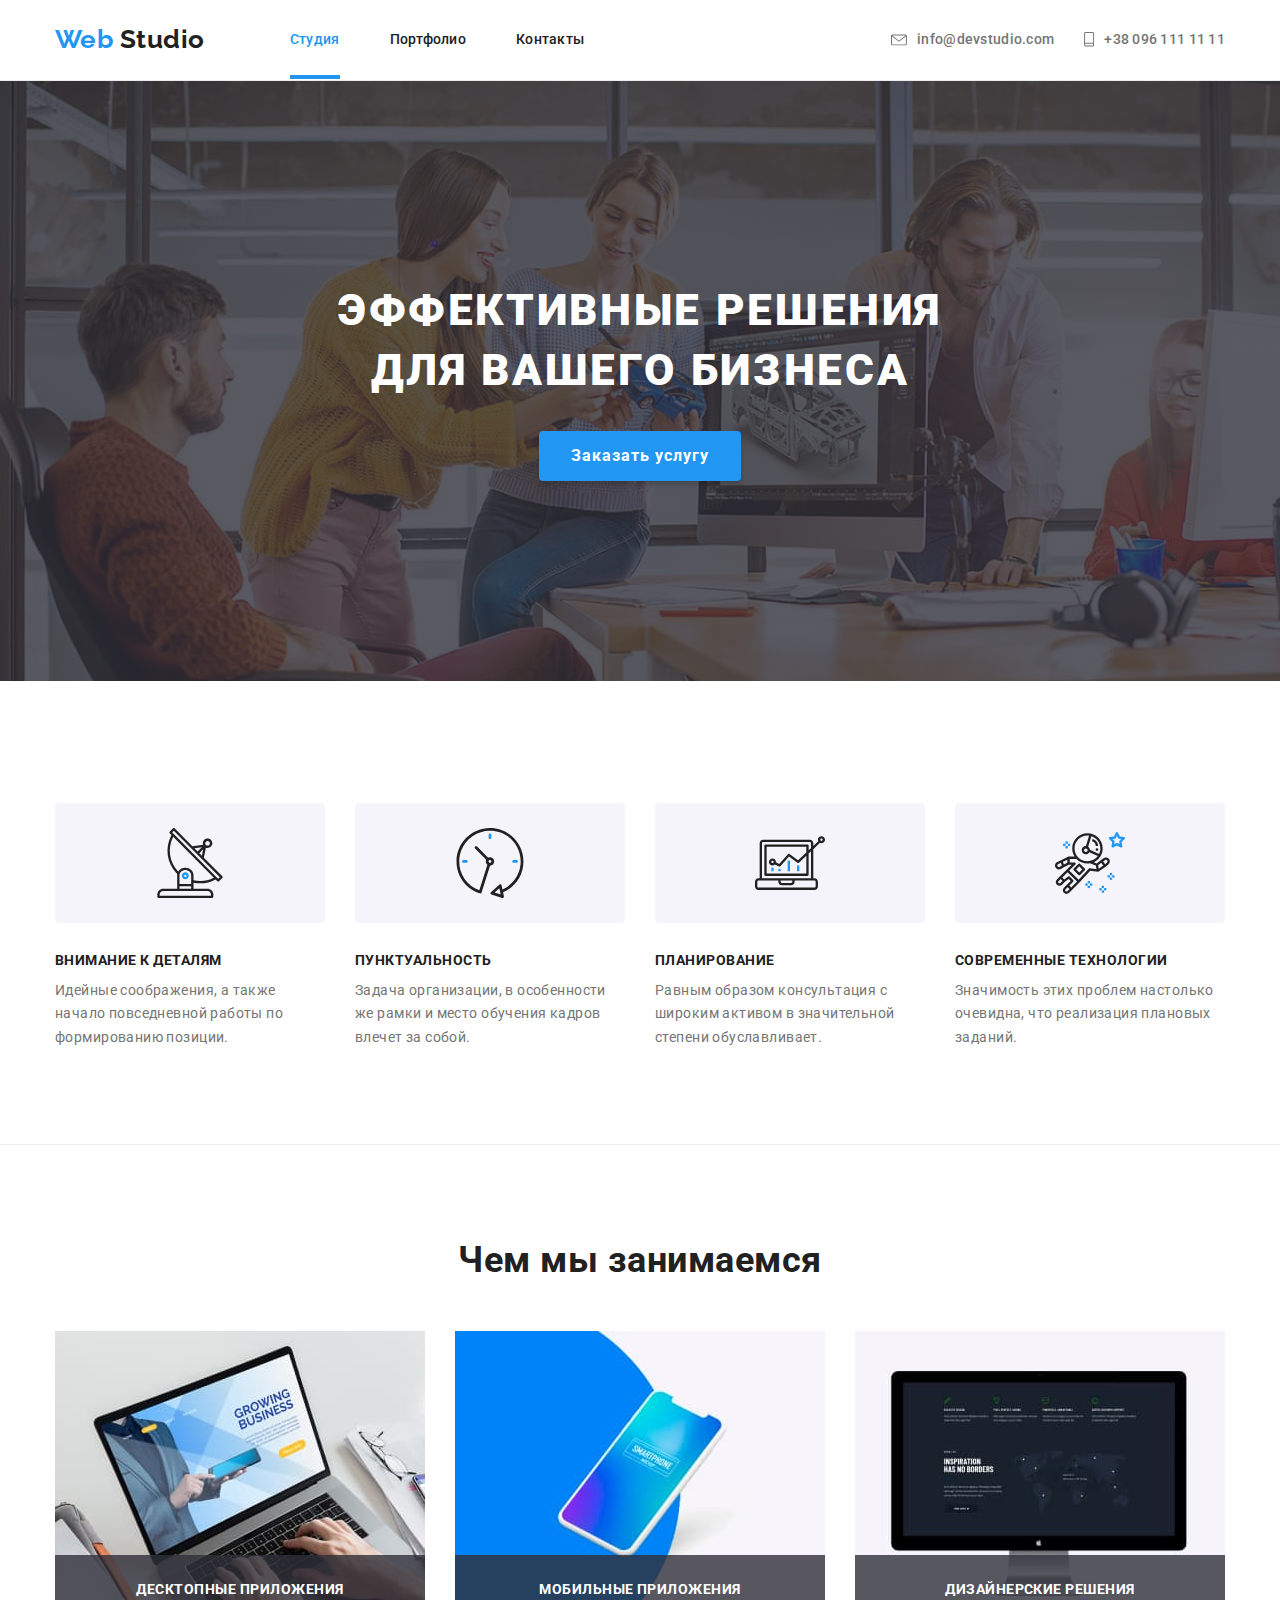
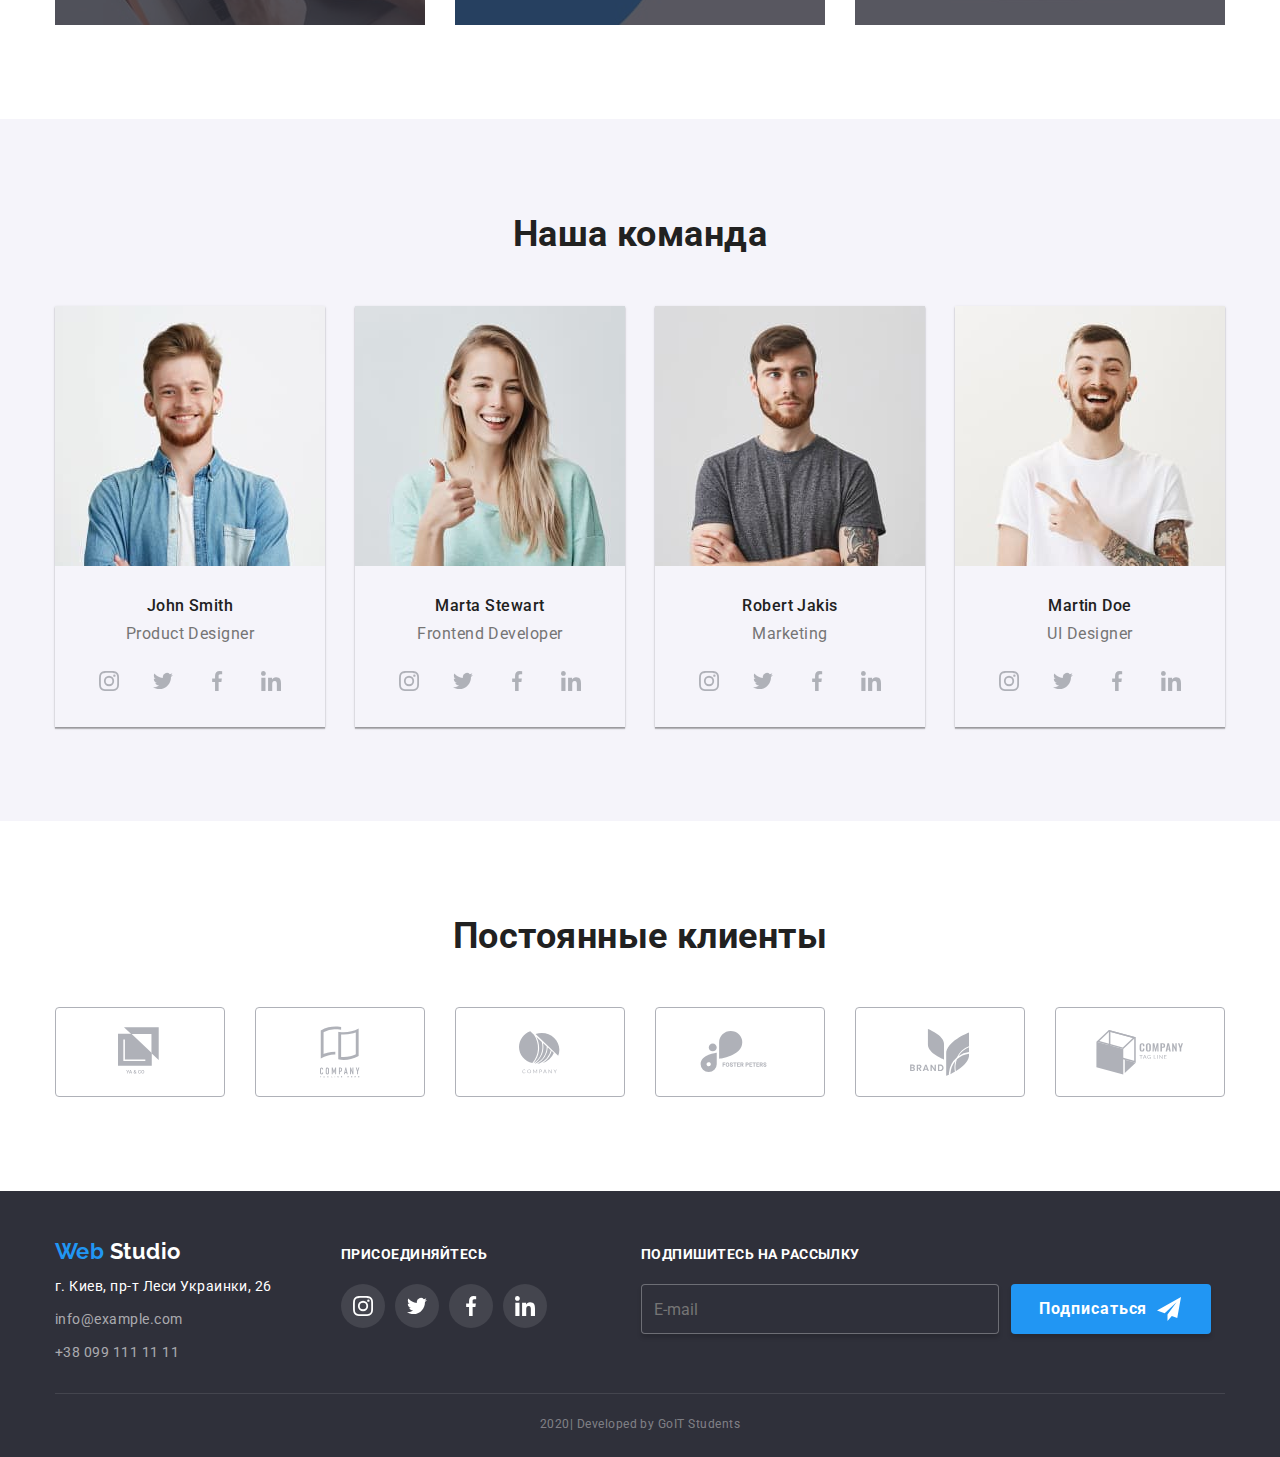
<file: index.html>
<!DOCTYPE html>
<html lang="ru">
	<head>
		<meta charset="UTF-8" />
		<meta name="viewport" content="width=device-width, initial-scale=1.0" />
		<title>Web Studio</title>
		<link
			href="https://fonts.googleapis.com/css2?family=Raleway:wght@700&family=Roboto:wght@400;500;700;900&display=swap"
			rel="stylesheet"
		/>
		<link
			rel="stylesheet"
			href="https://cdnjs.cloudflare.com/ajax/libs/modern-normalize/0.6.0/modern-normalize.min.css"
		/>
		<link rel="stylesheet" href="./css/styles.css" />
	</head>

	<body>
		<!--Шапка сайта-->
		<header>
			<div class="container flex">
				<nav class="flex">
					<a href="./" class="logo-header">
						<span class="logo-parth-one">Web</span>
						<span class="logo-parth-two">Studio</span>
					</a>
					<ul class="logo-nav">
						<li class="logo-nav-item">
							<a href="./index.html" class="page current">Студия</a>
						</li>
						<li class="logo-nav-item">
							<a href="./portfolio.html" class="page">Портфолио</a>
						</li>
						<li class="logo-nav-item"><a href="" class="page">Контакты</a></li>
					</ul>
				</nav>

				<ul class="logo-nav right">
					<li class="logo-nav-item">
						<a href="mailto:info@devstudio.com" class="contact">
							<svg class="mail" width="16px" height="12px">
								<use href="./images/symbol-defs.svg#icon-mailto"></use>
							</svg>
							info@devstudio.com
						</a>
					</li>
					<li class="logo-nav-item">
						<a href="tel:+380961111111" class="contact">
							<svg class="mail" width="10px" height="15px">
								<use href="./images/symbol-defs.svg#icon-telephone"></use>
							</svg>
							+38 096 111 11 11
						</a>
					</li>
				</ul>
			</div>
		</header>

		<main>
			<!--Герой-->
			<section class="hero">
				<div class="container">
					<h1 class="hero-title">
						эффективные решения
						<br />
						для вашего бизнеса
					</h1>
					<button class="hero-button" data-modal-open>Заказать услугу</button>
				</div>
			</section>

			<!--Наши преимущества-->
			<section class="benefits">
				<div class="container">
					<h2 class="benefits-title">Наши преимущества</h2>
					<ul class="benefits-flex">
						<li class="benefits-box">
							<a href="" class="benefits-link benefits-first"></a>
							<h3 class="benefits-subtitle">Внимание к деталям</h3>
							<p class="benefits-text">
								Идейные соображения, а также начало повседневной работы по формированию позиции.
							</p>
						</li>

						<li class="benefits-box">
							<a href="" class="benefits-link benefits-second"></a>
							<h3 class="benefits-subtitle">Пунктуальность</h3>
							<p class="benefits-text">
								Задача организации, в особенности же рамки и место обучения кадров влечет за собой.
							</p>
						</li>

						<li class="benefits-box">
							<a href="" class="benefits-link benefits-third"></a>
							<h3 class="benefits-subtitle">Планирование</h3>
							<p class="benefits-text">
								Равным образом консультация с широким активом в значительной степени обуславливает.
							</p>
						</li>

						<li class="benefits-box">
							<a href="" class="benefits-link benefits-fourth"></a>
							<h3 class="benefits-subtitle">Современные технологии</h3>
							<p class="benefits-text">
								Значимость этих проблем настолько очевидна, что реализация плановых заданий.
							</p>
						</li>
					</ul>
				</div>
			</section>

			<!--Чем мы занимаемся-->
			<section class="directions">
				<div class="container">
					<h2 class="directions-title">Чем мы занимаемся</h2>
					<ul class="direction-flex">
						<li class="directions-item">
							<img src="./images/desc-appic.jpg" alt="Ноутбук" width="370" class="items" />
							<h3 class="directions-subtitle">Десктопные приложения</h3>
						</li>

						<li class="directions-item">
							<img src="./images/tel.jpg" alt="Мобильный телефон" width="370" class="items" />
							<h3 class="directions-subtitle">Мобильные приложения</h3>
						</li>

						<li class="directions-item">
							<img src="./images/monitor.jpg" alt="Монитор копьютера" width="370" class="items" />
							<h3 class="directions-subtitle">Дизайнерские решения</h3>
						</li>
					</ul>
				</div>
			</section>

			<!--Наша команда-->
			<section class="team">
				<div class="container">
					<h2 class="team-title">Наша команда</h2>
					<ul class="team-flex">
						<li class="team-item">
							<img src="./images/john.jpg" alt="John Smith" width="270" class="items" />
							<h3 class="team-subtitle">John Smith</h3>
							<p class="team-text">Product Designer</p>
							<ul class="team-sl">
								<li class="item-links">
									<a href="" aria-label="Ссылка на Instagram" class="t-links">
										<svg class="team-social" width="20px" height="20px">
											<use href="./images/symbol-defs.svg#icon-instagram"></use>
										</svg>
									</a>
								</li>
								<li class="item-links">
									<a href="" aria-label="Ссылка на Twitter" class="t-links">
										<svg class="team-social" width="20px" height="20px">
											<use href="./images/symbol-defs.svg#icon-twitter"></use>
										</svg>
									</a>
								</li>
								<li class="item-links">
									<a href="" aria-label="Ссылка на Facebook" class="t-links">
										<svg class="team-social" width="20px" height="20px">
											<use href="./images/symbol-defs.svg#icon-facebook"></use>
										</svg>
									</a>
								</li>
								<li class="item-links">
									<a href="" aria-label="Ссылка на LinkedIN" class="t-links">
										<svg class="team-social" width="20px" height="20px">
											<use href="./images/symbol-defs.svg#icon-linkedin"></use>
										</svg>
									</a>
								</li>
							</ul>
						</li>

						<li class="team-item">
							<img src="./images/marta.jpg" alt="Marta Stewart" width="270" class="items" />
							<h3 class="team-subtitle">Marta Stewart</h3>
							<p class="team-text">Frontend Developer</p>
							<ul class="team-sl">
								<li class="item-links">
									<a href="" aria-label="Ссылка на Instagram" class="t-links">
										<svg class="team-social" width="20px" height="20px">
											<use href="./images/symbol-defs.svg#icon-instagram"></use>
										</svg>
									</a>
								</li>
								<li class="item-links">
									<a href="" aria-label="Ссылка на Twitter" class="t-links">
										<svg class="team-social" width="20px" height="20px">
											<use href="./images/symbol-defs.svg#icon-twitter"></use>
										</svg>
									</a>
								</li>
								<li class="item-links">
									<a href="" aria-label="Ссылка на Facebook" class="t-links">
										<svg class="team-social" width="20px" height="20px">
											<use href="./images/symbol-defs.svg#icon-facebook"></use>
										</svg>
									</a>
								</li>
								<li class="item-links">
									<a href="" aria-label="Ссылка на LinkedIN" class="t-links">
										<svg class="team-social" width="20px" height="20px">
											<use href="./images/symbol-defs.svg#icon-linkedin"></use>
										</svg>
									</a>
								</li>
							</ul>
						</li>

						<li class="team-item">
							<img src="./images/robert.jpg" alt="Robert Jakis" width="270" class="items" />
							<h3 class="team-subtitle">Robert Jakis</h3>
							<p class="team-text">Marketing</p>
							<ul class="team-sl">
								<li class="item-links">
									<a href="" aria-label="Ссылка на Instagram" class="t-links">
										<svg class="team-social" width="20px" height="20px">
											<use href="./images/symbol-defs.svg#icon-instagram"></use>
										</svg>
									</a>
								</li>
								<li class="item-links">
									<a href="" aria-label="Ссылка на Twitter" class="t-links">
										<svg class="team-social" width="20px" height="20px">
											<use href="./images/symbol-defs.svg#icon-twitter"></use>
										</svg>
									</a>
								</li>
								<li class="item-links">
									<a href="" aria-label="Ссылка на Facebook" class="t-links">
										<svg class="team-social" width="20px" height="20px">
											<use href="./images/symbol-defs.svg#icon-facebook"></use>
										</svg>
									</a>
								</li>
								<li class="item-links">
									<a href="" aria-label="Ссылка на LinkedIN" class="t-links">
										<svg class="team-social" width="20px" height="20px">
											<use href="./images/symbol-defs.svg#icon-linkedin"></use>
										</svg>
									</a>
								</li>
							</ul>
						</li>

						<li class="team-item">
							<img src="./images/martin.jpg" alt="Martin Doe" width="270" class="items" />
							<h3 class="team-subtitle">Martin Doe</h3>
							<p class="team-text">UI Designer</p>
							<ul class="team-sl">
								<li class="item-links">
									<a href="" aria-label="Ссылка на Instagram" class="t-links">
										<svg class="team-social" width="20px" height="20px">
											<use href="./images/symbol-defs.svg#icon-instagram"></use>
										</svg>
									</a>
								</li>
								<li class="item-links">
									<a href="" aria-label="Ссылка на Twitter" class="t-links">
										<svg class="team-social" width="20px" height="20px">
											<use href="./images/symbol-defs.svg#icon-twitter"></use>
										</svg>
									</a>
								</li>
								<li class="item-links">
									<a href="" aria-label="Ссылка на Facebook" class="t-links">
										<svg class="team-social" width="20px" height="20px">
											<use href="./images/symbol-defs.svg#icon-facebook"></use>
										</svg>
									</a>
								</li>
								<li class="item-links">
									<a href="" aria-label="Ссылка на LinkedIN" class="t-links">
										<svg class="team-social" width="20px" height="20px">
											<use href="./images/symbol-defs.svg#icon-linkedin"></use>
										</svg>
									</a>
								</li>
							</ul>
						</li>
					</ul>
				</div>
			</section>

			<!--Постоянные клиенты-->
			<section class="section-clients">
				<div class="container">
					<h2 class="clients">Постоянные клиенты</h2>
					<ul class="clients-flex">
						<li class="clients-item">
							<a href="" class="link-item">
								<svg class="clients-logo" width="45px" height="50px">
									<use href="./images/symbol-defs.svg#icon-logo-1"></use>
								</svg>
							</a>
						</li>

						<li class="clients-item">
							<a href="" class="link-item">
								<svg class="clients-logo" width="40px" height="52px">
									<use href="./images/symbol-defs.svg#icon-logo-2"></use>
								</svg>
							</a>
						</li>

						<li class="clients-item">
							<a href="" class="link-item">
								<svg class="clients-logo" width="41px" height="43px">
									<use href="./images/symbol-defs.svg#icon-logo-3"></use>
								</svg>
							</a>
						</li>

						<li class="clients-item">
							<a href="" class="link-item">
								<svg class="clients-logo" width="80px" height="42px">
									<use href="./images/symbol-defs.svg#icon-logo-4"></use>
								</svg>
							</a>
						</li>

						<li class="clients-item">
							<a href="" class="link-item">
								<svg class="clients-logo" width="59px" height="47px">
									<use href="./images/symbol-defs.svg#icon-logo-5"></use>
								</svg>
							</a>
						</li>

						<li class="clients-item">
							<a href="" class="link-item">
								<svg class="clients-logo" width="88px" height="45px">
									<use href="./images/symbol-defs.svg#icon-logo-6"></use>
								</svg>
							</a>
						</li>
					</ul>
				</div>
			</section>
		</main>

		<!--Футер-->
		<footer class="footer">
			<div class="container">
				<div class="footer-flex">
					<div class="adress-block">
						<a href="./" class="logo-footer block">
							<span class="logo-parth-one">Web</span>
							<span class="logo-parth-three">Studio</span>
						</a>
						<address class="adress">
							<ul>
								<li class="adress-item">г. Киев, пр-т Леси Украинки, 26</li>
								<li class="adress-item">
									<a href="mailto:info@example.com" class="adress-link block">info@example.com</a>
								</li>
								<li class="adress-item">
									<a href="tel:+380991111111" class="adress-link block">+38 099 111 11 11</a>
								</li>
							</ul>
						</address>
					</div>

					<div class="social-block">
						<b class="invoke">присоединяйтесь</b>
						<ul class="direction">
							<li class="direction-links">
								<a href="" aria-label="Ссылка на Instagram" class="social-link">
									<svg class="social-logo" width="20px" height="20px">
										<use href="./images/symbol-defs.svg#icon-instagram"></use>
									</svg>
								</a>
							</li>
							<li class="direction-links">
								<a href="" aria-label="Ссылка на Twitter" class="social-link">
									<svg class="social-logo" width="20px" height="20px">
										<use href="./images/symbol-defs.svg#icon-twitter"></use>
									</svg>
								</a>
							</li>
							<li class="direction-links">
								<a href="" aria-label="Ссылка на Facebook" class="social-link">
									<svg class="social-logo" width="20px" height="20px">
										<use href="./images/symbol-defs.svg#icon-facebook"></use>
									</svg>
								</a>
							</li>
							<li class="direction-links">
								<a href="" aria-label="Ссылка на LinkedIn" class="social-link">
									<svg class="social-logo" width="20px" height="20px">
										<use href="./images/symbol-defs.svg#icon-linkedin"></use>
									</svg>
								</a>
							</li>
						</ul>
					</div>

					<form class="form">
						<label class="form-label">
							<b class="invoke">подпишитесь на рассылку</b>
							<input type="email" name="email" placeholder="E-mail" autocomplete="off" class="form-input" />
						</label>
						<button type="submit" class="form-button">
							Подписаться
							<svg class="form-icon" width="24px" height="24px">
								<use href="./images/symbol-defs.svg#icon-footer"></use>
							</svg>
						</button>
					</form>
				</div>
				<p class="autor">2020| Developed by GoIT Students</p>
			</div>
		</footer>

		<div class="backdrop is-hidden" data-modal>
			<form class="backdrop-modal">
				<button class="backdrop-button-close" data-modal-close>
					<svg class="backdrop-close" width="11px" height="11px">
						<use href="./images/symbol-defs.svg#icon-close"></use>
					</svg>
				</button>

				<div class="modal-conteiner">
					<p class="backdrop-text">Оставьте свои данные, мы вам перезвоним</p>

					<div class="backdrop-container">
						<input type="text" name="name" id="input-name" autocomplete="off" class="backdrop-input" />
						<label for="input-name" class="backdrop-label">
							Имя
						</label>
						<svg class="backdrop-icon" width="18px" height="18px">
							<use href="./images/symbol-defs.svg#icon-name"></use>
						</svg>
					</div>
					<div class="backdrop-container">
						<input type="tel" name="telefone" id="input-tel" autocomplete="off" class="backdrop-input" />
						<label for="input-tel" class="backdrop-label">
							Телефон
						</label>
						<svg class="backdrop-icon" width="18px" height="18px">
							<use href="./images/symbol-defs.svg#icon-tel"></use>
						</svg>
					</div>
					<div class="backdrop-container">
						<input type="email" name="email" id="input-email" autocomplete="off" class="backdrop-input" />
						<label for="input-email" class="backdrop-label">
							Почта
						</label>
						<svg class="backdrop-icon" width="18px" height="18px">
							<use href="./images/symbol-defs.svg#icon-mail"></use>
						</svg>
					</div>
					<div class="backdrop-container four">
						<input type="text" name="comment" id="input-comment" autocomplete="off" class="backdrop-comment" />
						<label for="input-comment" class="backdrop-label-comment">
							Комментарий
						</label>
					</div>
					<div class="backdrop-container fifth">
						<input type="checkbox" name="agreement" id="agreement" class="backdrop-check" />
						<label for="agreement" class="backdrop-label-check">
							Соглашаюсь с рассылкой и принимаю
							<a href="" class="backdrop-link">Условия договора</a>
						</label>
					</div>
					<button class="backdrop-button">Отправить</button>
				</div>
			</form>
		</div>

		<script>
			(() => {
				document.querySelector(".form").addEventListener("submit", e => {
					e.preventDefault();

					new FormData(e.currentTarget).forEach((value, name) => console.log(`${name}: ${value}`));

					e.currentTarget.reset();
				});
			})();
		</script>

		<script src="./js/modal.js"></script>
	</body>
</html>
</file>
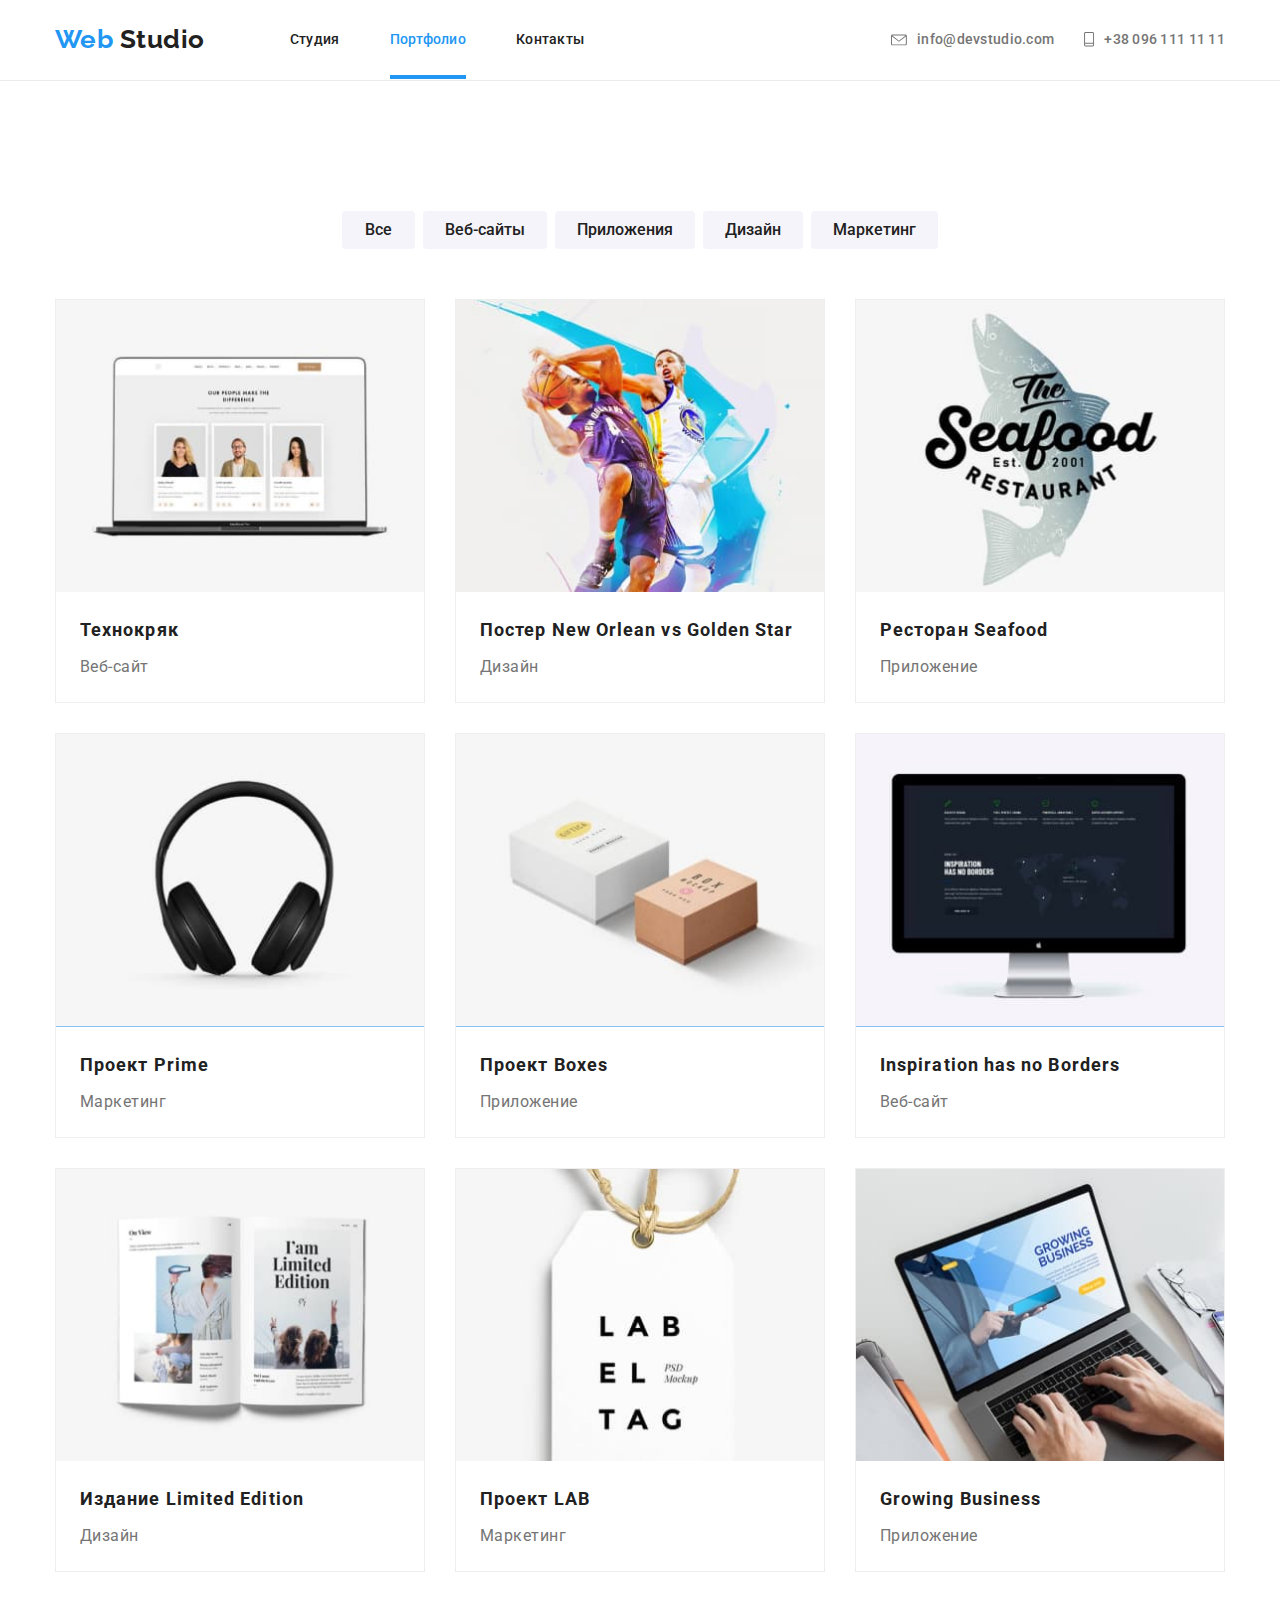
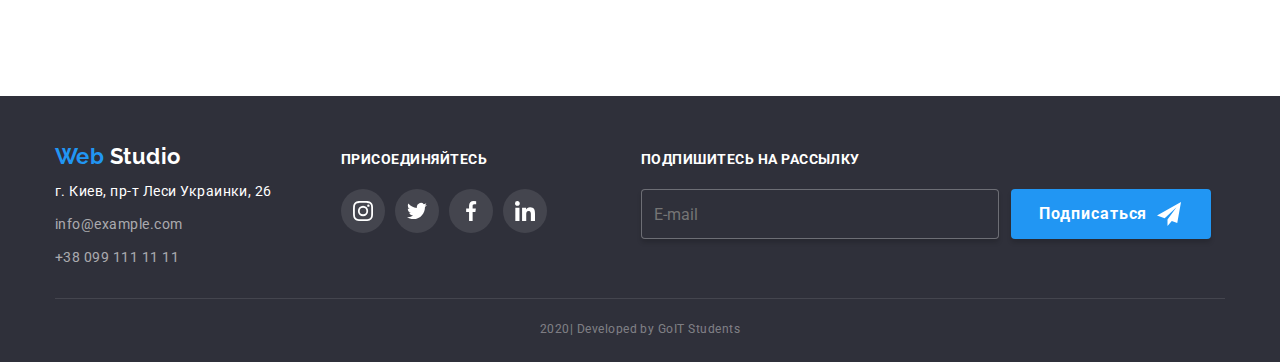
<file: portfolio.html>
<!DOCTYPE html>
<html lang="ru">
	<head>
		<meta charset="UTF-8" />
		<meta name="viewport" content="width=device-width, initial-scale=1.0" />
		<title>Portfolio</title>
		<link
			href="https://fonts.googleapis.com/css2?family=Raleway:wght@700&family=Roboto:wght@400;500;700;900&display=swap"
			rel="stylesheet"
		/>
		<link
			rel="stylesheet"
			href="https://cdnjs.cloudflare.com/ajax/libs/modern-normalize/0.6.0/modern-normalize.min.css"
		/>
		<link rel="stylesheet" href="./css/styles.css" />
	</head>

	<body>
		<!--Шапка сайта-->
		<header>
			<div class="container flex">
				<nav class="flex">
					<a href="./" class="logo-header">
						<span class="logo-parth-one">Web</span>
						<span class="logo-parth-two">Studio</span>
					</a>
					<ul class="logo-nav">
						<li class="logo-nav-item">
							<a href="./index.html" class="page">Студия</a>
						</li>
						<li class="logo-nav-item">
							<a href="./portfolio.html" class="page current">Портфолио</a>
						</li>
						<li class="logo-nav-item"><a href="" class="page">Контакты</a></li>
					</ul>
				</nav>

				<ul class="logo-nav right">
					<li class="logo-nav-item">
						<a href="mailto:info@devstudio.com" class="contact">
							<svg class="mail" width="16px" height="12px">
								<use href="./images/symbol-defs.svg#icon-mailto"></use>
							</svg>
							info@devstudio.com
						</a>
					</li>
					<li class="logo-nav-item">
						<a href="tel:+380961111111" class="contact">
							<svg class="mail" width="10px" height="15px">
								<use href="./images/symbol-defs.svg#icon-telephone"></use>
							</svg>
							+38 096 111 11 11
						</a>
					</li>
				</ul>
			</div>
		</header>

		<main>
			<!--Наши работы-->
			<section class="section-examples">
				<div class="container">
					<h1 class="examples">Наши работы</h1>
					<ul class="filter">
						<li class="filter-item">
							<button type="button" class="button">Все</button>
						</li>
						<li class="filter-item">
							<button type="button" class="button">Веб-сайты</button>
						</li>
						<li class="filter-item">
							<button type="button" class="button">Приложения</button>
						</li>
						<li class="filter-item">
							<button type="button" class="button">Дизайн</button>
						</li>
						<li class="filter-item">
							<button type="button" class="button">Маркетинг</button>
						</li>
					</ul>

					<ul class="examples-flex">
						<li class="examples-item">
							<a href="" class="examples-link">
								<div class="examples-overlay">
									<img src="./images/p-one.jpg" alt="Веб-сайт Технокряк" width="370" />
									<p class="examples-text">
										Технокряк это современная площадка распространения коронавируса. Компании используют эту платформу
										для цифрового шпионажа и атак на защищённые сервера конкурентов.
									</p>
								</div>
								<div class="examples-section">
									<h2 class="examples-title">Технокряк</h2>
									<p class="example-button">Веб-сайт</p>
								</div>
							</a>
						</li>
						<li class="examples-item">
							<a href="" class="examples-link">
								<div class="examples-overlay">
									<img src="./images/p-two.jpg" alt="Постер New Orlean vs Golden Star" width="370" />
									<p class="examples-text">
										Технокряк это современная площадка распространения коронавируса. Компании используют эту платформу
										для цифрового шпионажа и атак на защищённые сервера конкурентов.
									</p>
								</div>
								<div class="examples-section">
									<h2 class="examples-title">
										Постер New Orlean vs Golden Star
									</h2>
									<p class="example-button">Дизайн</p>
								</div>
							</a>
						</li>
						<li class="examples-item">
							<a href="" class="examples-link">
								<div class="examples-overlay">
									<img src="./images/p-three.jpg" alt="Веб-приложение для ресторана Seafood" width="370" />
									<p class="examples-text">
										Технокряк это современная площадка распространения коронавируса. Компании используют эту платформу
										для цифрового шпионажа и атак на защищённые сервера конкурентов.
									</p>
								</div>
								<div class="examples-section">
									<h2 class="examples-title">Ресторан Seafood</h2>
									<p class="example-button">Приложение</p>
								</div>
							</a>
						</li>
						<li class="examples-item">
							<a href="" class="examples-link">
								<div class="examples-overlay">
									<img src="./images/p-four.jpg" alt="Проект Prime" width="370" />
									<p class="examples-text">
										Технокряк это современная площадка распространения коронавируса. Компании используют эту платформу
										для цифрового шпионажа и атак на защищённые сервера конкурентов.
									</p>
								</div>
								<div class="examples-section">
									<h2 class="examples-title">Проект Prime</h2>
									<p class="example-button">Маркетинг</p>
								</div>
							</a>
						</li>
						<li class="examples-item">
							<a href="" class="examples-link">
								<div class="examples-overlay">
									<img src="./images/p-five.jpg" alt="Приложение для проекта Boxes" width="370" />
									<p class="examples-text">
										Технокряк это современная площадка распространения коронавируса. Компании используют эту платформу
										для цифрового шпионажа и атак на защищённые сервера конкурентов.
									</p>
								</div>
								<div class="examples-section">
									<h2 class="examples-title">Проект Boxes</h2>
									<p class="example-button">Приложение</p>
								</div>
							</a>
						</li>
						<li class="examples-item">
							<a href="" class="examples-link">
								<div class="examples-overlay">
									<img src="./images/p-six.jpg" alt="Веб-сайт Inspiration has no Borders" width="370" />
									<p class="examples-text">
										Технокряк это современная площадка распространения коронавируса. Компании используют эту платформу
										для цифрового шпионажа и атак на защищённые сервера конкурентов.
									</p>
								</div>
								<div class="examples-section">
									<h2 class="examples-title">Inspiration has no Borders</h2>
									<p class="example-button">Веб-сайт</p>
								</div>
							</a>
						</li>
						<li class="examples-item">
							<a href="" class="examples-link">
								<div class="examples-overlay">
									<img src="./images/p-seven.jpg" alt="Дизайн Издания Limited Edition" width="370" />
									<p class="examples-text">
										Технокряк это современная площадка распространения коронавируса. Компании используют эту платформу
										для цифрового шпионажа и атак на защищённые сервера конкурентов.
									</p>
								</div>
								<div class="examples-section">
									<h2 class="examples-title">Издание Limited Edition</h2>
									<p class="example-button">Дизайн</p>
								</div>
							</a>
						</li>
						<li class="examples-item">
							<a href="" class="examples-link">
								<div class="examples-overlay">
									<img src="./images/p-eight.jpg" alt="Проект LAB" width="370" />
									<p class="examples-text">
										Технокряк это современная площадка распространения коронавируса. Компании используют эту платформу
										для цифрового шпионажа и атак на защищённые сервера конкурентов.
									</p>
								</div>
								<div class="examples-section">
									<h2 class="examples-title">Проект LAB</h2>
									<p class="example-button">Маркетинг</p>
								</div>
							</a>
						</li>
						<li class="examples-item">
							<a href="" class="examples-link">
								<div class="examples-overlay">
									<img src="./images/p-nine.jpg" alt="Приложение для Growing Business" width="370" />
									<p class="examples-text">
										Технокряк это современная площадка распространения коронавируса. Компании используют эту платформу
										для цифрового шпионажа и атак на защищённые сервера конкурентов.
									</p>
								</div>
								<div class="examples-section">
									<h2 class="examples-title">Growing Business</h2>
									<p class="example-button">Приложение</p>
								</div>
							</a>
						</li>
					</ul>
				</div>
			</section>
		</main>

		<!--Футер-->
		<footer class="footer">
			<div class="container">
				<div class="footer-flex">
					<div class="adress-block">
						<a href="./" class="logo-footer block">
							<span class="logo-parth-one">Web</span>
							<span class="logo-parth-three">Studio</span>
						</a>
						<address class="adress">
							<ul>
								<li class="adress-item">г. Киев, пр-т Леси Украинки, 26</li>
								<li class="adress-item">
									<a href="mailto:info@example.com" class="adress-link block">info@example.com</a>
								</li>
								<li class="adress-item">
									<a href="tel:+380991111111" class="adress-link block">+38 099 111 11 11</a>
								</li>
							</ul>
						</address>
					</div>

					<div class="social-block">
						<b class="invoke">присоединяйтесь</b>
						<ul class="direction">
							<li class="direction-links">
								<a href="" aria-label="Ссылка на Instagram" class="social-link">
									<svg class="social-logo" width="20px" height="20px">
										<use href="./images/symbol-defs.svg#icon-instagram"></use>
									</svg>
								</a>
							</li>
							<li class="direction-links">
								<a href="" aria-label="Ссылка на Twitter" class="social-link">
									<svg class="social-logo" width="20px" height="20px">
										<use href="./images/symbol-defs.svg#icon-twitter"></use>
									</svg>
								</a>
							</li>
							<li class="direction-links">
								<a href="" aria-label="Ссылка на Facebook" class="social-link">
									<svg class="social-logo" width="20px" height="20px">
										<use href="./images/symbol-defs.svg#icon-facebook"></use>
									</svg>
								</a>
							</li>
							<li class="direction-links">
								<a href="" aria-label="Ссылка на LinkedIn" class="social-link">
									<svg class="social-logo" width="20px" height="20px">
										<use href="./images/symbol-defs.svg#icon-linkedin"></use>
									</svg>
								</a>
							</li>
						</ul>
					</div>

					<form class="form">
						<label class="form-label">
							<b class="invoke">подпишитесь на рассылку</b>
							<input type="email" name="email" placeholder="E-mail" autocomplete="off" class="form-input" />
						</label>
						<button type="submit" class="form-button">
							Подписаться
							<svg class="form-icon" width="24px" height="24px">
								<use href="./images/symbol-defs.svg#icon-footer"></use>
							</svg>
						</button>
					</form>
				</div>
				<p class="autor">2020| Developed by GoIT Students</p>
			</div>
		</footer>

		<script>
			(() => {
				document.querySelector(".form").addEventListener("submit", e => {
					e.preventDefault();

					new FormData(e.currentTarget).forEach((value, name) => console.log(`${name}: ${value}`));

					e.currentTarget.reset();
				});
			})();
		</script>
	</body>
</html>
</file>
<file: css/styles.css>
:root {
	--primary-grey-color: #757575;
	--primary-white-color: #ffffff;
	--secondary-black-color: #212121;
	--secondary-dakrgrey-color: rgba(47, 48, 58, 0.8);
	--secondary-lightgrey-color: #f5f4fa;
	--secondary-f-lightgrey-color: rgba(255, 255, 255, 0.6);
	--secondary-flightgrey-color: rgba(255, 255, 255, 0.4);
	--accent-blue-color: #2196f3;
	--hover-color: rgba(33, 180, 255, 1);
	--border-footer: rgba(255, 255, 255, 0.1);
	--border-header: #ececec;
	--footer-bgc: #2f303a;
	--border-clients: #afb1b8;
	--footer-links: rgba(255, 255, 255, 0.1);
	--border-examples: #eeeeee;
	--box-shadow: rgba(0, 0, 0, 0.15);
	--backdrop-color: rgba(0, 0, 0, 0.2);
	--backdrop-outline: rgba(33, 33, 33, 0.2);
	--transition: 250ms cubic-bezier(0.4, 0, 0.2, 1);
}

body {
	color: var(--primary-grey-color);
	background: var(--primary-white-color);
	font-family: Roboto, sans-serif;
	letter-spacing: 0.03em;
}

header {
	border-bottom: 1px solid var(--border-header);
}

a {
	text-decoration: none;
}

ul {
	list-style-type: none;
	margin-top: 0px;
	margin-bottom: 0px;
	padding: 0px;
}

img {
	display: block;
	max-width: 100%;
	height: auto;
}

.container {
	width: 1200px;
	margin-left: auto;
	margin-right: auto;
	padding-left: 15px;
	padding-right: 15px;
}

/* Шапка сайта */

.flex {
	display: flex;
	align-items: center;
}

.logo-header {
	display: block;
	margin-right: 85px;
	padding-top: 24px;
	padding-bottom: 25px;

	font-family: Raleway, sans-serif;
	font-weight: 700;
	font-size: 26px;
	line-height: 1.19;
}

.logo-header:focus .logo-parth-two {
	color: var(--accent-blue-color);
}

.logo-header:focus {
	outline: none;
}

.logo-parth-one {
	color: var(--accent-blue-color);
}

.logo-parth-two {
	color: var(--secondary-black-color);

	transition: color var(--transition);
}

.logo-nav {
	display: flex;
	align-items: center;
	font-weight: 500;
	font-size: 14px;
	line-height: 1.14;
	letter-spacing: 0.02em;
}

.logo-nav-item:not(:last-child) {
	margin-right: 50px;
}

.page {
	position: relative;
	color: var(--secondary-black-color);
	padding-top: 32px;
	padding-bottom: 32px;

	transition: color var(--transition);
}

.page:hover {
	color: var(--accent-blue-color);
}

.page:focus {
	color: var(--accent-blue-color);
	outline: none;
}

.current {
	color: var(--accent-blue-color);
}

.current::after {
	position: absolute;
	left: 0px;
	bottom: 0px;
	content: "";
	width: 100%;
	height: 4px;
	background-color: var(--accent-blue-color);
}

.right {
	margin-left: auto;
}

.right > .logo-nav-item:not(:last-child) {
	margin-right: 30px;
}

.contact {
	display: flex;
	align-items: center;
	padding-top: 32px;
	padding-bottom: 32px;
	color: var(--primary-grey-color);

	transition: color var(--transition);
}

.contact:hover {
	color: var(--accent-blue-color);
}

.contact:focus {
	color: var(--accent-blue-color);
	outline: none;
}

.contact:hover .mail,
.contact:focus .mail {
	fill: var(--accent-blue-color);
}

.mail {
	margin-right: 10px;
	fill: var(--primary-grey-color);

	transition: fill var(--transition);
}

/* Герой */

.hero {
	display: flex;
	align-items: center;
	max-width: 1600px;
	height: 600px;
	margin-left: auto;
	margin-right: auto;
	background-image: linear-gradient(to right, rgba(47, 48, 58, 0.8), rgba(47, 48, 58, 0.8)),
		url("../images/header-image-opt.jpg");
	text-align: center;
	background-color: var(--secondary-black-color);
}

.hero-title {
	margin-top: 0px;
	margin-bottom: 30px;

	color: var(--primary-white-color);
	font-weight: 900;
	font-size: 44px;
	line-height: 1.36;
	letter-spacing: 0.06em;
	text-transform: uppercase;
}
.hero-button {
	min-width: 200px;
	height: 50px;
	padding: 10px 32px;
	border: none;

	color: var(--primary-white-color);
	background-color: var(--accent-blue-color);
	box-shadow: 0px 4px 4px var(--box-shadow);
	border-radius: 4px;
	font-weight: bold;
	letter-spacing: 0.06em;

	transition: background-color var(--transition), outline var(--transition), border var(--transition);
}

.hero-button:hover {
	background-color: var(--hover-color);
	cursor: pointer;
}

.hero-button:focus {
	outline: none;
	border: 1px solid var(--primary-white-color);
}

/* Наши преимущества */

.benefits-flex {
	display: flex;
}

.benefits {
	padding-top: 94px;
	padding-bottom: 94px;
	border-bottom: 1px solid var(--border-header);
}

.benefits-title {
	margin-top: 0px;
	margin-bottom: 0px;

	color: var(--primary-white-color);
}

.benefits-box {
	width: calc((100% - 3 * 30px) / 4);
}

.benefits-box:not(:last-child) {
	margin-right: 30px;
}

.benefits-subtitle {
	margin-top: 0px;
	margin-bottom: 10px;

	color: var(--secondary-black-color);
	font-weight: 700;
	font-size: 14px;
	line-height: 1.14;
	text-transform: uppercase;
}
.benefits-text {
	margin-top: 0px;
	margin-bottom: 0px;

	font-size: 14px;
	line-height: 1.71;
	letter-spacing: 0.03em;
}

.block {
	display: block;
	margin-right: auto;
	margin-left: auto;
}

.benefits-link {
	display: inline-flex;
	margin-bottom: 30px;
	background-color: var(--secondary-lightgrey-color);
	border-radius: 4px;
}

.benefits-link:focus {
	outline: none;
}

.benefits-first::before {
	content: "";
	width: 270px;
	height: 120px;
	background-image: url(../images/foto-one-one.svg);
	background-repeat: no-repeat;
	background-position: center;
}

.benefits-second::before {
	content: "";
	width: 270px;
	height: 120px;
	background-image: url(../images/foto-one-two.svg);
	background-repeat: no-repeat;
	background-position: center;
}

.benefits-third::before {
	content: "";
	width: 270px;
	height: 120px;
	background-image: url(../images/foto-one-three.svg);
	background-repeat: no-repeat;
	background-position: center;
}

.benefits-fourth::before {
	content: "";
	width: 270px;
	height: 120px;
	background-image: url(../images/foto-one-four.svg);
	background-repeat: no-repeat;
	background-position: center;
}

/* Чем мы занимаемся */
.directions {
	padding-top: 94px;
	padding-bottom: 94px;
}

.directions-title {
	margin-top: 0px;
	margin-bottom: 50px;
	color: var(--secondary-black-color);
	text-align: center;
	font-weight: 700;
	font-size: 36px;
	line-height: 1.17;
}

.direction-flex {
	display: flex;
}

.directions-item:not(:last-child) {
	margin-right: 30px;
}

.directions-item {
	position: relative;

	width: calc((100% - 2 * 30px) / 3);
}

.items {
	display: block;
}

.directions-subtitle {
	position: absolute;
	bottom: 0px;
	width: 100%;

	margin-top: 0px;
	margin-bottom: 0px;
	padding-top: 27px;
	padding-bottom: 27px;

	color: var(--primary-white-color);
	background: var(--secondary-dakrgrey-color);
	font-weight: 700;
	font-size: 14px;
	line-height: 1.14;
	text-align: center;
	text-transform: uppercase;
}

/* Наша команда */

.team {
	padding-top: 94px;
	padding-bottom: 94px;

	background: var(--secondary-lightgrey-color);
}

.team-title {
	margin-top: 0px;
	margin-bottom: 50px;

	color: var(--secondary-black-color);
	text-align: center;
	font-weight: 700;
	font-size: 36px;
	line-height: 1.17;
}

.team-flex {
	display: flex;
}

.team-item {
	box-shadow: 0px 2px 1px rgba(0, 0, 0, 0.2), 0px 1px 1px rgba(0, 0, 0, 0.14), 0px 1px 3px rgba(0, 0, 0, 0.12);
}

.team-item:not(:last-child) {
	margin-right: 30px;
	width: calc((100% - 3 * 30px) / 4);
}

.team-subtitle {
	margin-top: 30px;
	margin-bottom: 10px;

	color: var(--secondary-black-color);
	font-weight: 500;
	font-size: 16px;
	line-height: 1.19;
	text-align: center;
}

.team-text {
	text-align: center;
	margin-top: 0px;
	margin-bottom: 16px;
}

.team-sl {
	display: flex;
	justify-content: center;
	padding-left: 32px;
	padding-right: 32px;
	padding-bottom: 24px;
}

.t-links {
	display: flex;
	width: 44px;
	height: 44px;
	align-items: center;
	justify-content: center;
	border-radius: 50%;

	transition: background-color var(--transition);
}

.item-links:not(:last-child) {
	margin-right: 10px;
}

.t-links:hover {
	background-color: var(--accent-blue-color);
}

.t-links:focus {
	background-color: var(--accent-blue-color);
	outline: none;
}

.t-links:hover .team-social,
.t-links:focus .team-social {
	fill: var(--primary-white-color);
}

.team-social {
	fill: var(--border-clients);

	transition: fill var(--transition);
}

/* Наши клиенты */

.section-clients {
	padding-top: 94px;
	padding-bottom: 94px;
}

.clients {
	margin-top: 0px;
	margin-bottom: 50px;

	color: var(--secondary-black-color);
	text-align: center;
	font-weight: 700;
	font-size: 36px;
	line-height: 1.17;
}

.clients-flex {
	display: flex;
}

.clients-item {
	width: calc((100% - 5 * 30px) / 6);
}

.clients-item:not(:last-child) {
	margin-right: 30px;
}

.link-item {
	display: flex;
	justify-content: center;
	align-items: center;
	width: 170px;
	height: 90px;
	border: 1px solid var(--border-clients);
	border-radius: 4px;

	transition: border var(--transition);
}

.clients-logo {
	fill: var(--border-clients);

	transition: fill var(--transition);
}

.link-item:hover {
	border: 1px solid var(--accent-blue-color);
}

.link-item:focus {
	border: 1px solid var(--accent-blue-color);
	outline: none;
}

.link-item:hover .clients-logo,
.link-item:focus .clients-logo {
	fill: var(--accent-blue-color);
}

/* Наши работы */

.section-examples {
	padding-top: 93px;
	padding-bottom: 94px;
}

.examples {
	margin-top: 0px;
	margin-bottom: 0px;
	color: var(--primary-white-color);
}

.filter {
	display: flex;
	justify-content: center;
	margin-bottom: 50px;
}

.filter-item:not(:last-child) {
	margin-right: 8px;
}

.examples-flex {
	display: flex;
	flex-wrap: wrap;
}

.examples-item {
	width: calc((100% - 2 * 30px) / 3);
	margin-right: 30px;
	margin-bottom: 30px;
}

.examples-link {
	display: block;

	border: 1px solid var(--border-examples);
	transition: box-shadow var(--transition);
}

.examples-item:nth-child(3n) {
	margin-right: 0px;
}

.examples-link:hover .examples-text,
.examples-link:focus .examples-text {
	transform: translateY(0%);
}

.examples-link:hover,
.examples-link:focus {
	box-shadow: 1px 4px 6px rgba(0, 0, 0, 0.16), 0px 4px 4px rgba(0, 0, 0, 0.06), 0px 1px 1px rgba(0, 0, 0, 0.12);
	outline: none;
}

.filter-item .button {
	color: var(--secondary-black-color);
	background: var(--secondary-lightgrey-color);
	font-weight: 500;
	font-size: 16px;
	line-height: 1.63;
	text-align: center;

	padding: 6px 22px;
	min-width: 73px;
	border: none;
	border-radius: 4px;

	transition: color var(--transition), background var(--transition);
}

.button:hover {
	color: var(--primary-white-color);
	background: var(--accent-blue-color);
	box-shadow: 0px 2px 2px rgba(0, 0, 0, 0.12), 0px 1px 2px rgba(0, 0, 0, 0.08), 0px 3px 1px rgba(0, 0, 0, 0.1);
	cursor: pointer;
}

.button:focus {
	color: var(--primary-white-color);
	background: var(--accent-blue-color);
	outline: none;
	box-shadow: 0px 2px 2px rgba(0, 0, 0, 0.12), 0px 1px 2px rgba(0, 0, 0, 0.08), 0px 3px 1px rgba(0, 0, 0, 0.1);
}

.examples-overlay {
	position: relative;
	overflow: hidden;
}

.examples-text {
	position: absolute;
	width: 100%;
	bottom: 0;
	transform: translateY(100%);

	transition: transform var(--transition);

	margin-top: 0px;
	margin-bottom: 0px;
	padding: 63px 24px;

	color: var(--primary-white-color);
	background: var(--accent-blue-color);
	font-size: 18px;
	line-height: 1.56;
}

.examples-section {
	padding: 20px 24px;
}

.examples-title {
	margin-bottom: 4px;
	margin-top: 0px;

	color: var(--secondary-black-color);
	font-weight: 700;
	font-size: 18px;
	line-height: 2;
	letter-spacing: 0.06em;
}
.example-button {
	margin-top: 0px;
	margin-bottom: 0px;

	color: var(--primary-grey-color);
	font-size: 16px;
	line-height: 1.88;
}

/* Футер */

.footer {
	padding-top: 48px;
	padding-bottom: 21px;
	color: var(--primary-white-color);
	background: var(--footer-bgc);
}

.footer-flex {
	display: flex;
	align-items: baseline;
}

.adress-block {
	margin-right: 69px;
}

.logo-footer {
	display: inline-block;

	font-family: Raleway, sans-serif;
	font-weight: 700;
	font-size: 22px;
	line-height: 1.18;
	text-decoration: none;
	margin-bottom: 10px;
}

.logo-footer:focus .logo-parth-three {
	color: var(--accent-blue-color);
}

.logo-footer:focus {
	outline: none;
}

.logo-parth-three {
	color: var(--primary-white-color);

	transition: color var(--transition);
}

.adress {
	font-style: normal;
	font-size: 14px;
	line-height: 1.71;
	margin-bottom: 28px;
}

.adress-item {
	margin-bottom: 9px;
}

.adress-link {
	color: var(--secondary-f-lightgrey-color);

	transition: color var(--transition);
}

.adress-link:hover {
	color: var(--accent-blue-color);
}

.adress-link:focus {
	color: var(--accent-blue-color);
	outline: none;
}

.social-block {
	display: block;
	margin-right: 94px;
}

.invoke {
	font-weight: 700;
	font-size: 14px;
	line-height: 1.14;
	text-transform: uppercase;
	display: block;
	margin-bottom: 21px;
}

.direction {
	display: flex;
	justify-content: flex-start;
}

.direction-links:not(:last-child) {
	margin-right: 10px;
}

.social-link {
	display: flex;
	width: 44px;
	height: 44px;
	align-items: center;
	justify-content: center;

	background-color: var(--footer-links);
	border-radius: 50%;

	transition: background-color var(--transition);
}

.social-link:hover {
	background-color: var(--accent-blue-color);
}

.social-link:focus {
	background-color: var(--accent-blue-color);
	outline: none;
}

.social-logo {
	fill: var(--primary-white-color);
}

.footer .social-link {
	color: var(--primary-white-color);
}

.form {
	display: flex;
	align-items: flex-end;
	margin: 0px;
}

.form-input {
	width: 358px;
	height: 50px;
	margin-right: 12px;
	padding: 18px 12px;

	color: var(--primary-white-color);
	background-color: var(--footer-bgc);
	border: 1px solid rgba(255, 255, 255, 0.3);
	box-shadow: 0px 4px 4px rgba(0, 0, 0, 0.15);
	border-radius: 4px;
}

.form-button {
	display: flex;
	align-items: center;
	min-width: 200px;
	height: 50px;
	padding: 10px 28px;
	margin: 0px;
	border: 0px;
	border-radius: 4px;

	color: var(--primary-white-color);
	background-color: var(--accent-blue-color);
	box-shadow: 0px 4px 4px var(--box-shadow);
	border-radius: 4px;
	font-weight: bold;
	letter-spacing: 0.06em;

	transition: background-color var(--transition), outline var(--transition), border var(--transition);
}

.form-button:hover {
	background-color: var(--hover-color);
	cursor: pointer;
}

.form-button:focus {
	outline: none;
	border: 1px solid var(--primary-white-color);
}

.form-icon {
	margin-left: 10px;
	fill: var(--primary-white-color);

	transition: fill var(--transition);
}

.autor {
	margin-top: 0px;
	margin-bottom: 0px;
	border-top: 1px solid var(--border-footer);
	padding-top: 18px;
	color: var(--secondary-flightgrey-color);
	font-size: 12px;
	line-height: 2;
	text-align: center;
}

/* Модальное окно */

.backdrop {
	position: fixed;
	top: 0px;
	left: 0px;
	width: 100%;
	height: 100%;

	background-color: var(--backdrop-color);

	opacity: 1;
	transition: opacity var(--transition);
}

.backdrop.is-hidden {
	opacity: 0;
	pointer-events: none;
}

.backdrop-button-close {
	position: absolute;
	right: -15px;
	top: -15px;

	display: flex;
	width: 30px;
	height: 30px;
	align-items: center;
	justify-content: center;

	border: none;
	border-radius: 50%;
	box-shadow: 0px 2px 1px rgba(0, 0, 0, 0.2), 0px 1px 1px rgba(0, 0, 0, 0.14), 0px 1px 3px rgba(0, 0, 0, 0.12);
	background-color: var(--primary-white-color);
}

.backdrop-button-close:hover {
	cursor: pointer;
}

.backdrop-button-close:focus {
	outline: none;
}

.backdrop-button-close:focus .backdrop-close {
	fill: var(--accent-blue-color);
}

.backdrop-close {
	fill: var(--secondary-black-color);

	transition: fill var(--transition);
}

.backdrop-modal {
	position: absolute;
	top: 50%;
	left: 50%;
	min-width: 528px;

	background-color: var(--primary-white-color);

	transform: translate(-50%, -50%) scale(1.2);
	transition: transform var(--transition);
}

.backdrop.is-hidden .backdrop-modal {
	transform: translate(-50%, -50%) scale(0.9);
}

.modal-conteiner {
	padding: 40px;
}

.backdrop-text {
	display: flex;
	justify-content: center;
	margin-top: 0px;
	margin-bottom: 30px;

	color: var(--secondary-black-color);
	font-weight: 700;
	font-size: 20px;
	line-height: 1.15;
	letter-spacing: 0.03em;
}

.backdrop-input {
	width: 448px;
	height: 40px;
	padding-left: 50px;
	border: none;

	border: 1px solid var(--backdrop-outline);
	border-radius: 4px;

	transition: border var(--transition);
}

.backdrop-input:focus + .backdrop-label {
	transform: translate(-0%, -250%);
	color: var(--accent-blue-color);
}

.backdrop-input:focus ~ .backdrop-icon {
	fill: var(--accent-blue-color);
}

.backdrop-input:focus {
	outline: none;
	border: 1px solid var(--accent-blue-color);
}

.backdrop-container {
	position: relative;
	display: flex;
	justify-content: center;
	align-items: center;
	margin-bottom: 28px;
}

.four {
	margin-bottom: 20px;
}

.fifth {
	margin-bottom: 30px;
}

.backdrop-label {
	position: absolute;
	top: 50%;
	left: 0px;
	transform: translate(50px, -50%);

	color: var(--primary-grey-color);
	font-size: 14px;
	line-height: 1.14;
	letter-spacing: 0.01em;

	transition: transform var(--transition), color var(--transition);
}

.backdrop-icon {
	position: absolute;
	top: 50%;
	left: 0px;
	transform: translate(85%, -50%);

	fill: var(--secondary-black-color);

	transition: fill var(--transition);
}

.backdrop-comment {
	min-width: 448px;
	min-height: 120px;
	padding: 12px 16px;

	font-size: 14px;
	line-height: 1.14;
	letter-spacing: 0.01em;

	border: 1px solid var(--backdrop-outline);

	border-radius: 4px;

	transition: border var(--transition);
}

.backdrop-label-comment {
	position: absolute;
	top: 12px;
	left: 16px;

	color: var(--primary-grey-color);
	font-size: 14px;
	line-height: 1.14;
	letter-spacing: 0.01em;

	transition: transform var(--transition), color var(--transition);
}

.backdrop-comment:focus + .backdrop-label-comment {
	transform: translate(-14px, -200%);
	/* transform: translateY(-200%); */

	color: var(--accent-blue-color);
}

.backdrop-comment:focus {
	outline: none;
	border: 1px solid var(--accent-blue-color);
}

.backdrop-check {
	margin-right: 8px;
	-webkit-appearance: none;
	-moz-appearance: none;
	appearance: none;
}

.backdrop-check:checked + .backdrop-label-check::before {
	border: 1px solid var(--accent-blue-color);
	background-image: url(../images/full-check.svg);
	background-repeat: no-repeat;
	background-size: contain;
	background-color: var(--accent-blue-color);
	background-origin: border-box;
}

.backdrop-label-check {
	margin-left: 8px;
	color: var(--primary-grey-color);
	font-size: 14px;
	line-height: 1.14;
	letter-spacing: 0.01em;
}

.backdrop-label-check::before {
	position: absolute;
	top: 0;
	left: 16px;

	display: block;
	content: "";
	width: 15px;
	height: 15px;

	border: 1px solid var(--secondary-black-color);
	border-radius: 2px;
}

.backdrop-link {
	color: var(--accent-blue-color);
	text-decoration: underline;
}

.backdrop-button {
	display: block;
	margin-left: auto;
	margin-right: auto;
	min-width: 200px;
	height: 50px;
	padding: 10px 55px;
	border: none;

	color: var(--primary-white-color);
	background-color: var(--accent-blue-color);
	box-shadow: 0px 4px 4px var(--box-shadow);
	border-radius: 4px;
	font-weight: bold;
	line-height: 1.88;
	letter-spacing: 0.06em;

	transition: background-color var(--transition), outline var(--transition), border var(--transition);
}

.backdrop-button:hover {
	background-color: var(--hover-color);
	cursor: pointer;
}

.backdrop-button:focus {
	outline: none;
	border: 1px solid var(--primary-white-color);
}
</file>
